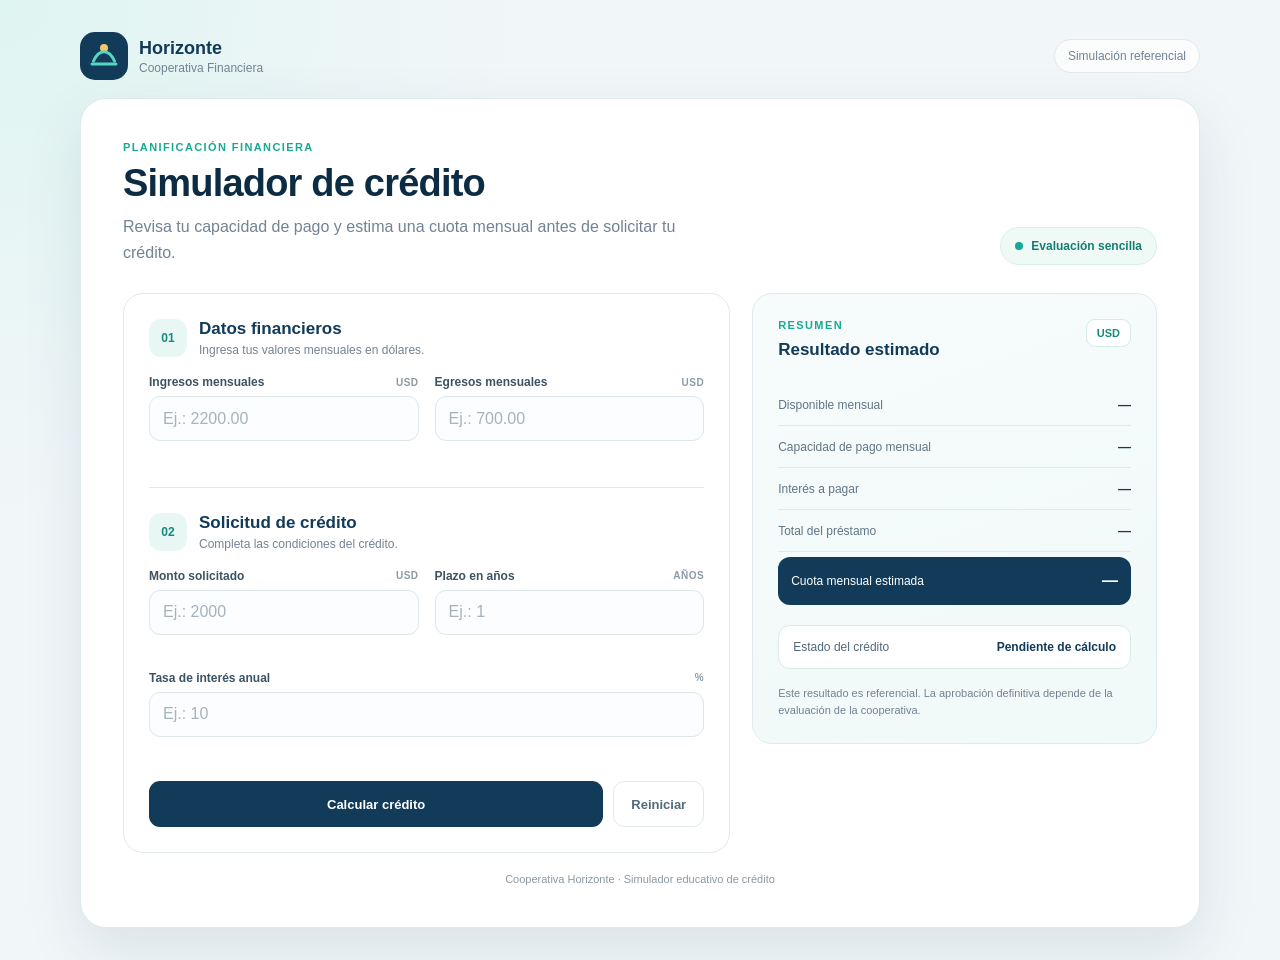
<file: index.html>
<!DOCTYPE html>
<html lang="es">
<head>
    <meta charset="UTF-8">
    <meta name="viewport" content="width=device-width, initial-scale=1.0">
    <title>Cooperativa Horizonte | Simulador de Crédito</title>
    <link rel="stylesheet" href="simulador.css">
</head>
<body>
    <div class="page-shell">
        <header class="brand-bar">
            <div class="brand">
                <span class="brand-mark" aria-hidden="true">
                    <svg viewBox="0 0 48 48">
                        <rect width="48" height="48" rx="15" fill="#123b59"></rect>
                        <circle cx="24" cy="16" r="4" fill="#f2c76b"></circle>
                        <path d="M13.5 29c2.8-6.2 6.4-9.3 10.5-9.3s7.7 3.1 10.5 9.3"
                              fill="none" stroke="#56d6c3" stroke-width="3"
                              stroke-linecap="round"></path>
                        <path d="M12 32h24" fill="none" stroke="#56d6c3"
                              stroke-width="3" stroke-linecap="round"></path>
                    </svg>
                </span>
                <span class="brand-copy">
                    <strong>Horizonte</strong>
                    <small>Cooperativa Financiera</small>
                </span>
            </div>

            <span class="brand-note">Simulación referencial</span>
        </header>

        <main class="container">
            <section class="hero">
                <div>
                    <p class="eyebrow">PLANIFICACIÓN FINANCIERA</p>
                    <h1>Simulador de crédito</h1>
                    <p class="hero-description">
                        Revisa tu capacidad de pago y estima una cuota mensual
                        antes de solicitar tu crédito.
                    </p>
                </div>

                <div class="hero-chip">
                    <span class="chip-dot"></span>
                    Evaluación sencilla
                </div>
            </section>

            <div class="simulator-grid">
                <section class="card form-card">
                    <div class="section-heading">
                        <span class="section-number">01</span>
                        <div>
                            <h2>Datos financieros</h2>
                            <p>Ingresa tus valores mensuales en dólares.</p>
                        </div>
                    </div>

                    <div class="field-grid">
                                                
                         <div class="field">
                            <label for="txtIngresos">
                                Ingresos mensuales <span>USD</span>
                            </label>
                            <input type="number" id="txtIngresos"
                                min="0" max="1000000" step="0.01"
                                placeholder="Ej.: 2200.00" required
                                aria-describedby="errIngresos">
                            <span id="errIngresos" class="mensaje-error"
                                aria-live="polite"></span>
                        </div>   


                        <div class="field">
                            <label for="txtEgresos">
                                Egresos mensuales <span>USD</span>
                            </label>
                            <input type="number" id="txtEgresos"
                                min="0" max="1000000" step="0.01"
                                placeholder="Ej.: 700.00" required
                                aria-describedby="errEgresos">
                            <span id="errEgresos" class="mensaje-error"
                                aria-live="polite"></span>
                        </div>
                    </div>

                    <div class="section-divider"></div>

                    <div class="section-heading">
                        <span class="section-number">02</span>
                        <div>
                            <h2>Solicitud de crédito</h2>
                            <p>Completa las condiciones del crédito.</p>
                        </div>
                    </div>

                    <div class="field-grid">
                        
                        <div class="field">
                            <label for="txtMonto">
                                Monto solicitado <span>USD</span>
                            </label>
                            <input type="number" id="txtMonto"
                                min="100" max="50000" step="1"
                                placeholder="Ej.: 2000" required
                                aria-describedby="errMonto">
                            <span id="errMonto" class="mensaje-error"
                                aria-live="polite"></span>
                        </div>    


                        <div class="field">
                            <label for="txtPlazo">
                                Plazo en años <span>AÑOS</span>
                            </label>
                            <input type="number" id="txtPlazo"
                                min="1" max="30" step="1"
                                placeholder="Ej.: 1" required
                                aria-describedby="errPlazo">
                            <span id="errPlazo" class="mensaje-error"
                                aria-live="polite"></span>
                        </div>
                        
                        <div class="field field-full">
                            <label for="txtTasaInteres">
                                Tasa de interés anual <span>%</span>
                            </label>
                            <input type="number" id="txtTasaInteres"
                                min="0" max="100" step="1"
                                placeholder="Ej.: 10" required
                                aria-describedby="errTasaInteres">
                            <span id="errTasaInteres" class="mensaje-error"
                                aria-live="polite"></span>
                        </div>   




                    </div>

                    <div class="buttons">
                        <button type="button" id="btnCalcularCredito"
                                class="button button-primary">
                            Calcular crédito
                        </button>
                        <button type="button" id="btnReiniciar"
                                class="button button-secondary">
                            Reiniciar
                        </button>
                    </div>
                </section>

                <aside class="card results-card" aria-live="polite">
                    <div class="results-heading">
                        <div>
                            <p class="eyebrow">RESUMEN</p>
                            <h2>Resultado estimado</h2>
                        </div>
                        <span class="currency-tag">USD</span>
                    </div>

                    <div class="result-list">
                        <div class="result-row">
                            <span>Disponible mensual</span>
                            <strong id="spnDisponible">—</strong>
                        </div>

                        <div class="result-row">
                            <span>Capacidad de pago mensual</span>
                            <strong id="spnCapacidadPago">—</strong>
                        </div>

                        <div class="result-row">
                            <span>Interés a pagar</span>
                            <strong id="spnInteresPagar">—</strong>
                        </div>

                        <div class="result-row">
                            <span>Total del préstamo</span>
                            <strong id="spnTotalPrestamo">—</strong>
                        </div>

                        <div class="result-row result-row-highlight">
                            <span>Cuota mensual estimada</span>
                            <strong id="spnCuotaMensual">—</strong>
                        </div>
                    </div>

                    <div class="approval-box">
                        <span>Estado del crédito</span>
                        <strong id="spnEstadoCredito" class="approval-state">
                            Pendiente de cálculo
                        </strong>
                    </div>

                    <p class="disclaimer">
                        Este resultado es referencial. La aprobación definitiva
                        depende de la evaluación de la cooperativa.
                    </p>
                </aside>
            </div>

            <footer class="page-footer">
                Cooperativa Horizonte · Simulador educativo de crédito
            </footer>
        </main>
    </div>

    <script src="funciones.js"></script>
    <script src="simulador.js"></script>
</body>
</html>
</file>
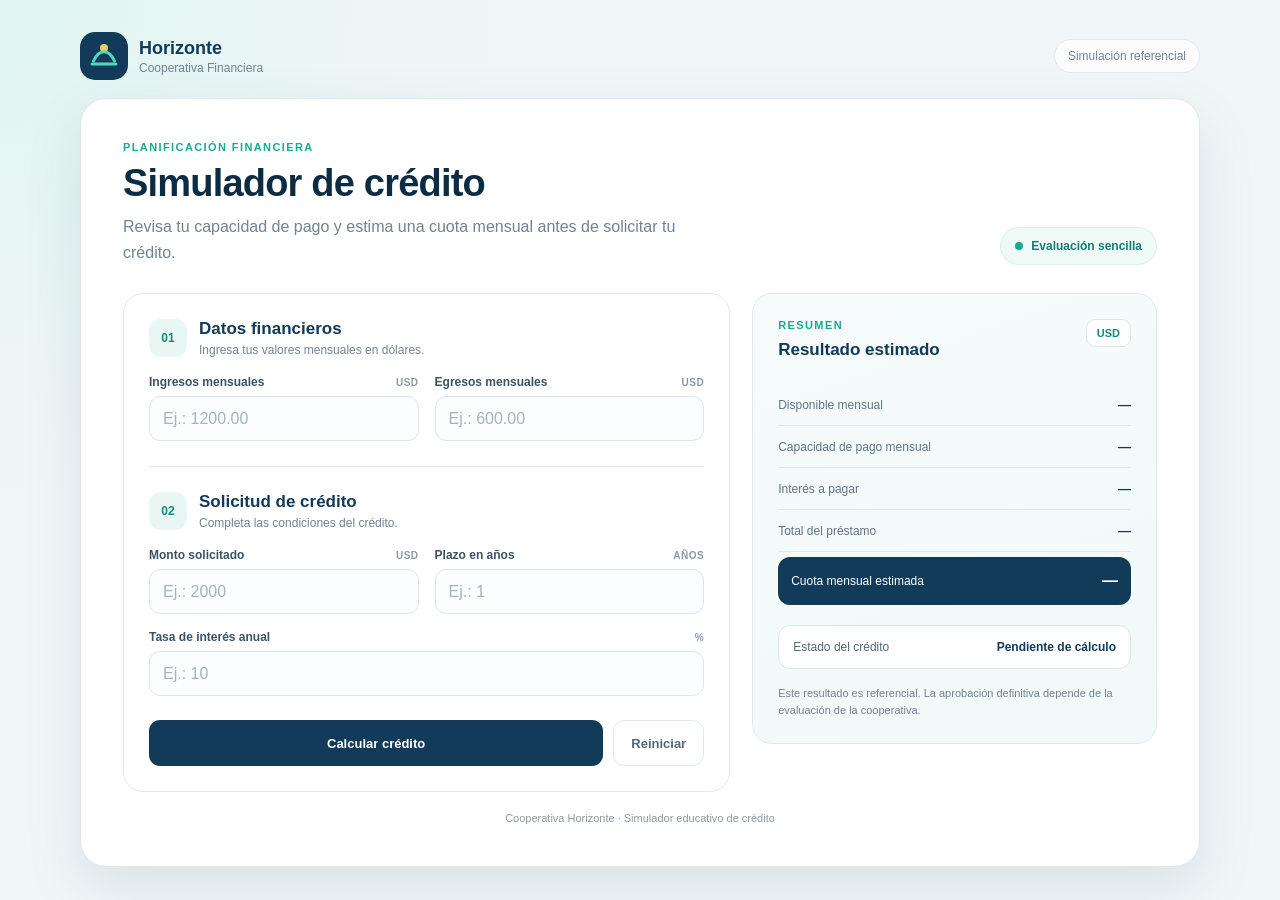
<file: simulador.html>
<!DOCTYPE html>
<html lang="es">
<head>
    <meta charset="UTF-8">
    <meta name="viewport" content="width=device-width, initial-scale=1.0">
    <title>Cooperativa Horizonte | Simulador de Crédito</title>
    <link rel="stylesheet" href="simulador.css">
</head>
<body>
    <div class="page-shell">
        <header class="brand-bar">
            <div class="brand">
                <span class="brand-mark" aria-hidden="true">
                    <svg viewBox="0 0 48 48">
                        <rect width="48" height="48" rx="15" fill="#123b59"></rect>
                        <circle cx="24" cy="16" r="4" fill="#f2c76b"></circle>
                        <path d="M13.5 29c2.8-6.2 6.4-9.3 10.5-9.3s7.7 3.1 10.5 9.3"
                              fill="none" stroke="#56d6c3" stroke-width="3"
                              stroke-linecap="round"></path>
                        <path d="M12 32h24" fill="none" stroke="#56d6c3"
                              stroke-width="3" stroke-linecap="round"></path>
                    </svg>
                </span>
                <span class="brand-copy">
                    <strong>Horizonte</strong>
                    <small>Cooperativa Financiera</small>
                </span>
            </div>

            <span class="brand-note">Simulación referencial</span>
        </header>

        <main class="container">
            <section class="hero">
                <div>
                    <p class="eyebrow">PLANIFICACIÓN FINANCIERA</p>
                    <h1>Simulador de crédito</h1>
                    <p class="hero-description">
                        Revisa tu capacidad de pago y estima una cuota mensual
                        antes de solicitar tu crédito.
                    </p>
                </div>

                <div class="hero-chip">
                    <span class="chip-dot"></span>
                    Evaluación sencilla
                </div>
            </section>

            <div class="simulator-grid">
                <section class="card form-card">
                    <div class="section-heading">
                        <span class="section-number">01</span>
                        <div>
                            <h2>Datos financieros</h2>
                            <p>Ingresa tus valores mensuales en dólares.</p>
                        </div>
                    </div>

                    <div class="field-grid">
                        <div class="field">
                            <label for="txtIngresos">
                                Ingresos mensuales <span>USD</span>
                            </label>
                            <input type="number" id="txtIngresos" min="0"
                                   step="0.01" placeholder="Ej.: 1200.00">
                        </div>

                        <div class="field">
                            <label for="txtEgresos">
                                Egresos mensuales <span>USD</span>
                            </label>
                            <input type="number" id="txtEgresos" min="0"
                                   step="0.01" placeholder="Ej.: 600.00">
                        </div>
                    </div>

                    <div class="section-divider"></div>

                    <div class="section-heading">
                        <span class="section-number">02</span>
                        <div>
                            <h2>Solicitud de crédito</h2>
                            <p>Completa las condiciones del crédito.</p>
                        </div>
                    </div>

                    <div class="field-grid">
                        <div class="field">
                            <label for="txtMonto">
                                Monto solicitado <span>USD</span>
                            </label>
                            <input type="number" id="txtMonto" min="0"
                                   step="1" placeholder="Ej.: 2000">
                        </div>

                        <div class="field">
                            <label for="txtPlazo">
                                Plazo en años <span>AÑOS</span>
                            </label>
                            <input type="number" id="txtPlazo" min="1"
                                   step="1" placeholder="Ej.: 1">
                        </div>

                        <div class="field field-full">
                            <label for="txtTasaInteres">
                                Tasa de interés anual <span>%</span>
                            </label>
                            <input type="number" id="txtTasaInteres" min="0"
                                   step="1" placeholder="Ej.: 10">
                        </div>
                    </div>

                    <div class="buttons">
                        <button type="button" id="btnCalcularCredito"
                                class="button button-primary">
                            Calcular crédito
                        </button>
                        <button type="button" id="btnReiniciar"
                                class="button button-secondary">
                            Reiniciar
                        </button>
                    </div>
                </section>

                <aside class="card results-card" aria-live="polite">
                    <div class="results-heading">
                        <div>
                            <p class="eyebrow">RESUMEN</p>
                            <h2>Resultado estimado</h2>
                        </div>
                        <span class="currency-tag">USD</span>
                    </div>

                    <div class="result-list">
                        <div class="result-row">
                            <span>Disponible mensual</span>
                            <strong id="spnDisponible">—</strong>
                        </div>

                        <div class="result-row">
                            <span>Capacidad de pago mensual</span>
                            <strong id="spnCapacidadPago">—</strong>
                        </div>

                        <div class="result-row">
                            <span>Interés a pagar</span>
                            <strong id="spnInteresPagar">—</strong>
                        </div>

                        <div class="result-row">
                            <span>Total del préstamo</span>
                            <strong id="spnTotalPrestamo">—</strong>
                        </div>

                        <div class="result-row result-row-highlight">
                            <span>Cuota mensual estimada</span>
                            <strong id="spnCuotaMensual">—</strong>
                        </div>
                    </div>

                    <div class="approval-box">
                        <span>Estado del crédito</span>
                        <strong id="spnEstadoCredito" class="approval-state">
                            Pendiente de cálculo
                        </strong>
                    </div>

                    <p class="disclaimer">
                        Este resultado es referencial. La aprobación definitiva
                        depende de la evaluación de la cooperativa.
                    </p>
                </aside>
            </div>

            <footer class="page-footer">
                Cooperativa Horizonte · Simulador educativo de crédito
            </footer>
        </main>
    </div>

    <script src="funciones.js"></script>
    <script src="simulador.js"></script>
</body>
</html>
</file>
<file: simulador.css>
:root {
    --azul: #123b59;
    --azul-oscuro: #0c2c43;
    --turquesa: #17a995;
    --fondo: #f1f6f8;
    --texto: #183247;
    --texto-suave: #718394;
    --borde: #e1e9ee;
    --blanco: #ffffff;
}

* {
    box-sizing: border-box;
}

body {
    min-height: 100vh;
    margin: 0;
    padding: 32px 20px;
    background:
        radial-gradient(circle at top left, #dff5f1 0, transparent 32%),
        var(--fondo);
    color: var(--texto);
    font-family: Arial, sans-serif;
}

.page-shell {
    width: min(100%, 1120px);
    margin: 0 auto;
}

.brand-bar {
    display: flex;
    align-items: center;
    justify-content: space-between;
    margin-bottom: 18px;
}

.brand {
    display: flex;
    align-items: center;
    gap: 11px;
}

.brand-mark,
.brand-mark svg {
    display: block;
    width: 48px;
    height: 48px;
}

.brand-copy {
    display: grid;
    gap: 2px;
}

.brand-copy strong {
    color: var(--azul);
    font-size: 18px;
}

.brand-copy small,
.brand-note {
    color: var(--texto-suave);
    font-size: 12px;
}

.brand-note {
    padding: 9px 13px;
    border: 1px solid var(--borde);
    border-radius: 20px;
    background: rgba(255, 255, 255, 0.75);
}

.container {
    padding: clamp(22px, 4vw, 42px);
    border: 1px solid rgba(220, 232, 237, 0.9);
    border-radius: 26px;
    background: var(--blanco);
    box-shadow: 0 22px 60px rgba(18, 59, 89, 0.10);
}

.hero {
    display: flex;
    align-items: flex-end;
    justify-content: space-between;
    gap: 24px;
    margin-bottom: 28px;
}

.eyebrow {
    margin: 0 0 9px;
    color: var(--turquesa);
    font-size: 11px;
    font-weight: 700;
    letter-spacing: 1.4px;
}

h1,
h2,
p {
    margin-top: 0;
}

h1 {
    margin-bottom: 9px;
    color: var(--azul-oscuro);
    font-size: clamp(28px, 4vw, 38px);
    letter-spacing: -0.8px;
}

.hero-description {
    max-width: 580px;
    margin-bottom: 0;
    color: var(--texto-suave);
    line-height: 1.6;
}

.hero-chip {
    display: flex;
    align-items: center;
    gap: 8px;
    flex-shrink: 0;
    padding: 11px 14px;
    border: 1px solid #d7f0eb;
    border-radius: 22px;
    background: #effaf7;
    color: #167d72;
    font-size: 12px;
    font-weight: 700;
}

.chip-dot {
    width: 8px;
    height: 8px;
    border-radius: 50%;
    background: var(--turquesa);
}

.simulator-grid {
    display: grid;
    grid-template-columns: minmax(0, 1.2fr) minmax(300px, 0.8fr);
    gap: 22px;
    align-items: start;
}

.card {
    padding: 25px;
    border: 1px solid var(--borde);
    border-radius: 20px;
}

.form-card {
    background: #ffffff;
}

.section-heading {
    display: flex;
    align-items: center;
    gap: 12px;
    margin-bottom: 18px;
}

.section-number {
    display: grid;
    width: 38px;
    height: 38px;
    flex: 0 0 38px;
    place-items: center;
    border-radius: 12px;
    background: #e8f7f4;
    color: #168a7d;
    font-size: 12px;
    font-weight: 700;
}

.section-heading h2,
.results-heading h2 {
    margin: 0 0 4px;
    color: var(--azul);
    font-size: 17px;
}

.section-heading p {
    margin: 0;
    color: var(--texto-suave);
    font-size: 12px;
}

.field-grid {
    display: grid;
    grid-template-columns: repeat(2, minmax(0, 1fr));
    gap: 16px;
}

.field-full {
    grid-column: 1 / -1;
}

.field label {
    display: flex;
    align-items: center;
    justify-content: space-between;
    gap: 8px;
    margin-bottom: 7px;
    color: #3c5364;
    font-size: 12px;
    font-weight: 700;
}

.field label span {
    color: #8a9aa6;
    font-size: 10px;
    letter-spacing: 0.5px;
}

.field input {
    width: 100%;
    min-height: 45px;
    padding: 11px 13px;
    border: 1px solid #dce6eb;
    border-radius: 11px;
    outline: none;
    background: #fbfdfe;
    color: var(--texto);
    font: inherit;
    transition: border-color 0.2s, box-shadow 0.2s;
}

.field input::placeholder {
    color: #a6b3bc;
}

.field input:focus {
    border-color: var(--turquesa);
    box-shadow: 0 0 0 3px rgba(23, 169, 149, 0.13);
}

.section-divider {
    height: 1px;
    margin: 25px 0;
    background: var(--borde);
}

.buttons {
    display: flex;
    gap: 10px;
    margin-top: 24px;
}

.button {
    min-height: 46px;
    padding: 0 17px;
    border: 0;
    border-radius: 11px;
    cursor: pointer;
    font: inherit;
    font-size: 13px;
    font-weight: 700;
    transition: background-color 0.2s, transform 0.2s;
}

.button:hover {
    transform: translateY(-1px);
}

.button:focus-visible {
    outline: 3px solid rgba(23, 169, 149, 0.35);
    outline-offset: 2px;
}

.button-primary {
    flex: 1;
    background: var(--azul);
    color: var(--blanco);
}

.button-primary:hover {
    background: var(--azul-oscuro);
}

.button-secondary {
    border: 1px solid var(--borde);
    background: #ffffff;
    color: #536a7a;
}

.button-secondary:hover {
    background: #f4f8fa;
}

.results-card {
    background: linear-gradient(160deg, #f7fbfc 0%, #f0faf8 100%);
}

.results-heading {
    display: flex;
    align-items: flex-start;
    justify-content: space-between;
    gap: 12px;
    margin-bottom: 20px;
}

.currency-tag {
    padding: 7px 10px;
    border: 1px solid #d5ebe7;
    border-radius: 9px;
    background: #ffffff;
    color: #168a7d;
    font-size: 11px;
    font-weight: 700;
}

.result-list {
    display: grid;
    gap: 0;
}

.result-row {
    display: flex;
    align-items: center;
    justify-content: space-between;
    gap: 16px;
    padding: 13px 0;
    border-bottom: 1px solid #e0ebe9;
    color: #607585;
    font-size: 12px;
}

.result-row strong {
    color: var(--azul);
    font-size: 13px;
    text-align: right;
}

.result-row-highlight {
    margin-top: 5px;
    padding: 15px 13px;
    border: 0;
    border-radius: 12px;
    background: var(--azul);
    color: #ffffff;
}

.result-row-highlight strong,
.result-row-highlight span {
    color: #ffffff;
}

.result-row-highlight strong {
    font-size: 16px;
}

.approval-box {
    display: flex;
    flex-wrap: wrap;
    align-items: center;
    justify-content: space-between;
    gap: 10px;
    margin-top: 20px;
    padding: 14px;
    border: 1px solid #dbe9e7;
    border-radius: 12px;
    background: #ffffff;
    color: #526a79;
    font-size: 12px;
}

.approval-state {
    color: var(--azul);
    text-align: right;
}

.disclaimer {
    margin: 16px 0 0;
    color: var(--texto-suave);
    font-size: 11px;
    line-height: 1.5;
}

.page-footer {
    padding-top: 20px;
    color: #8a9aa6;
    font-size: 11px;
    text-align: center;
}

@media (max-width: 820px) {
    .simulator-grid {
        grid-template-columns: 1fr;
    }
}

@media (max-width: 560px) {
    body {
        padding: 18px 12px;
    }

    .brand-note {
        display: none;
    }

    .container {
        padding: 22px 16px;
        border-radius: 20px;
    }

    .hero {
        align-items: flex-start;
        flex-direction: column;
        gap: 16px;
    }

    .card {
        padding: 19px 16px;
    }

    .field-grid {
        grid-template-columns: 1fr;
    }

    .field-full {
        grid-column: auto;
    }

    .buttons {
        flex-direction: column;
    }

    .button {
        width: 100%;
    }
}
.mensaje-error {
    display: block;
    min-height: 1.2em;
    margin-top: 0.25rem;
    color: #b42318;
    font-size: 0.85rem;
}
</file>
